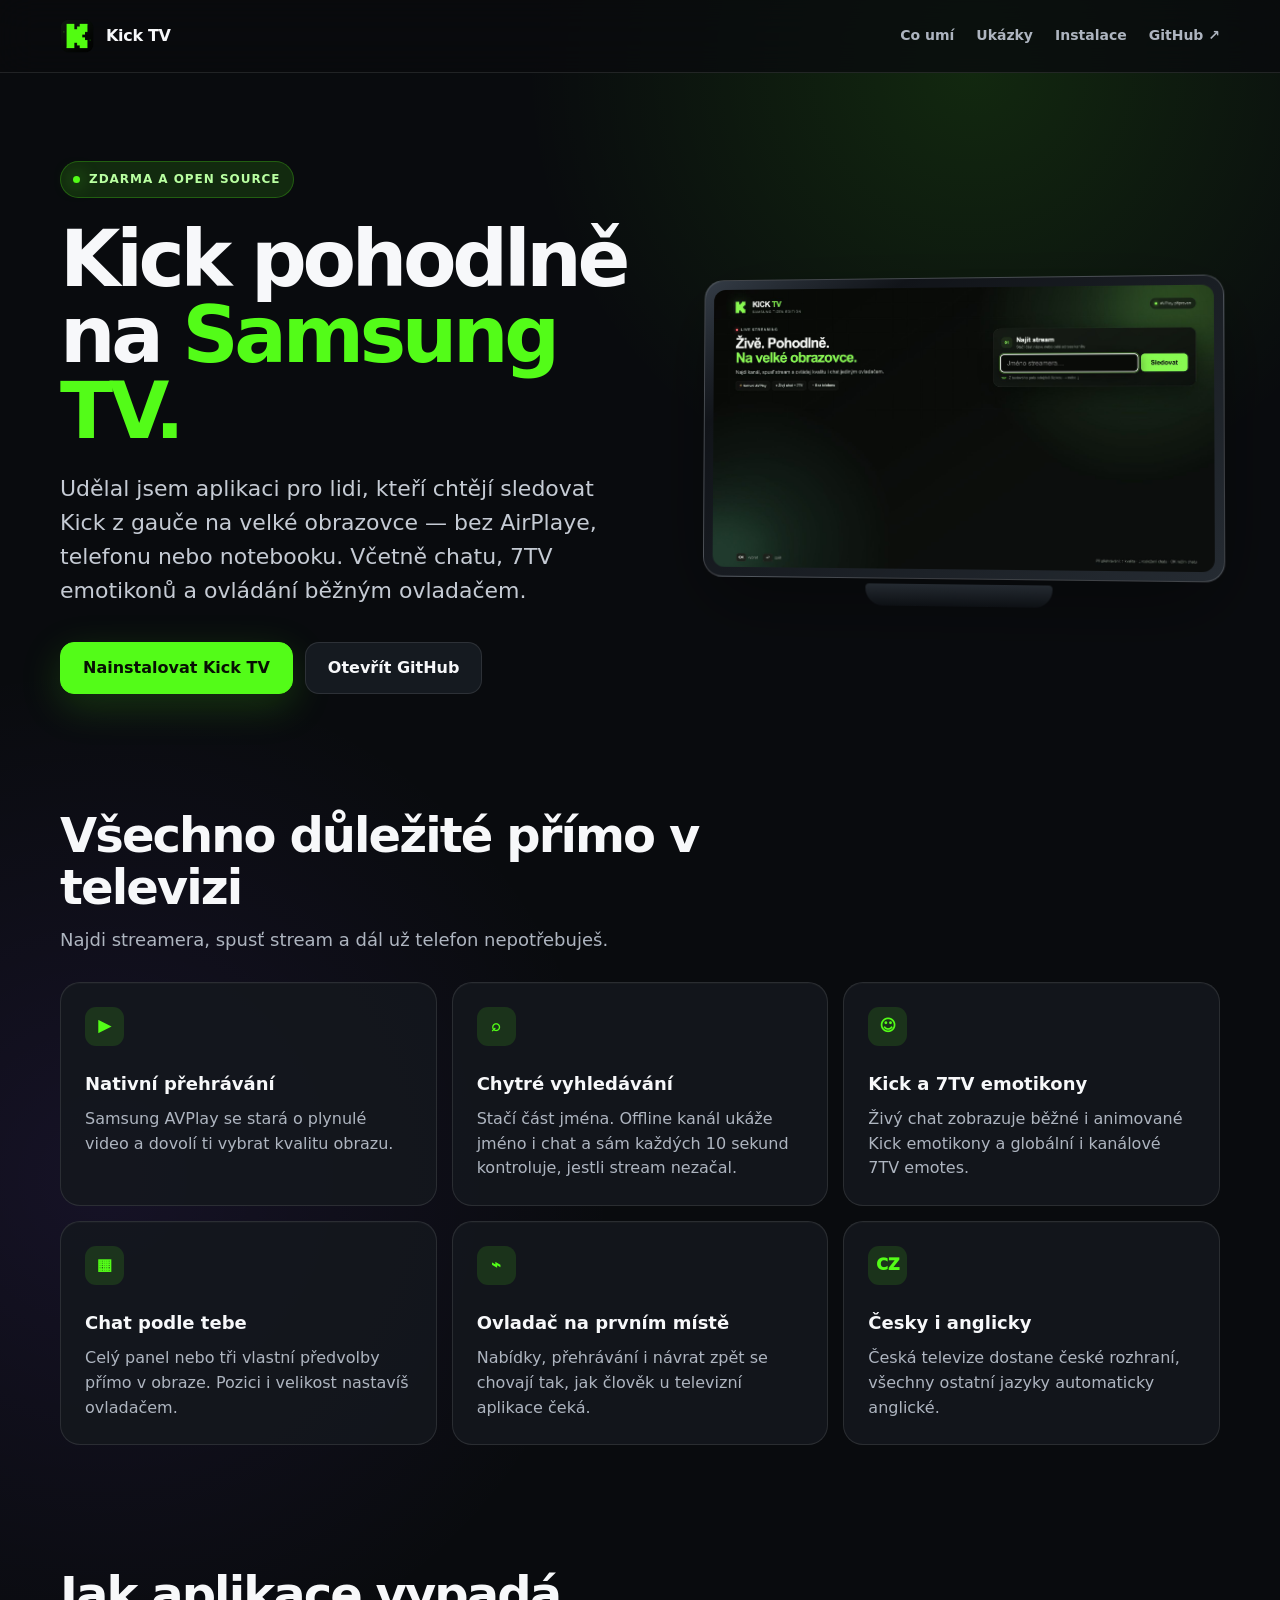
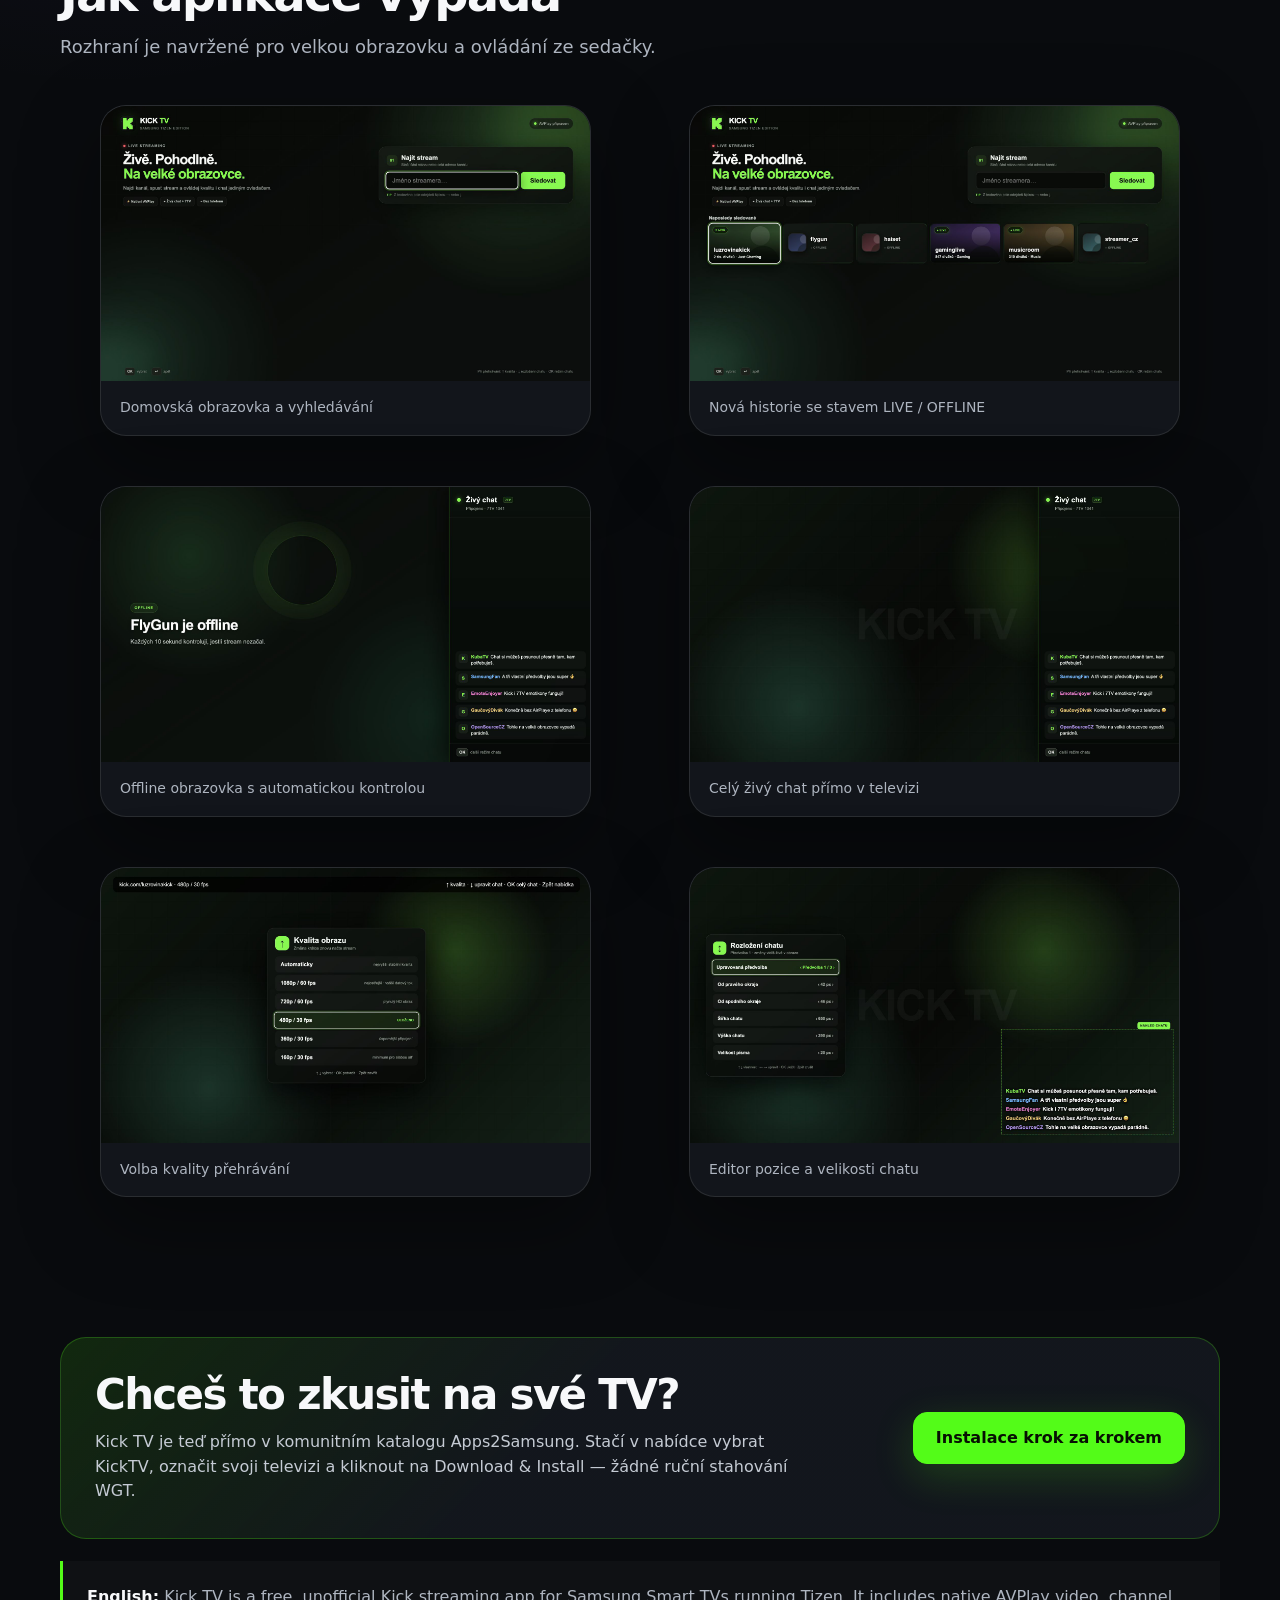
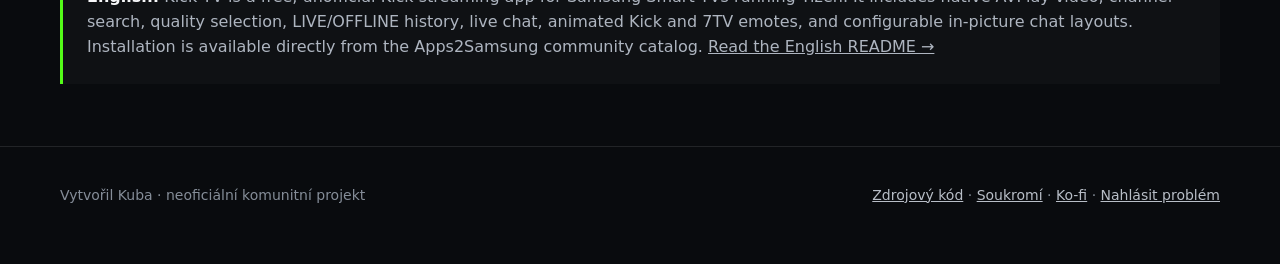
<file: docs/index.html>
<!doctype html>
<html lang="cs">
<head>
  <meta charset="utf-8">
  <meta name="viewport" content="width=device-width, initial-scale=1">
  <title>Kick TV pro Samsung Tizen – Kick streamy, chat a 7TV na televizi</title>
  <meta name="description" content="Bezplatná neoficiální Kick aplikace pro Samsung Smart TV s Tizenem. Snadná instalace přes katalog Apps2Samsung, nativní AVPlay, živý chat a animované Kick i 7TV emotikony.">
  <meta name="keywords" content="Kick TV, Samsung TV, Samsung Smart TV, Tizen, Kick aplikace, Kick streaming, 7TV, AVPlay, WGT">
  <meta name="author" content="Kuba (CoreKill)">
  <meta name="robots" content="index, follow, max-image-preview:large">
  <meta name="theme-color" content="#0b0d10">
  <link rel="canonical" href="https://corekill.github.io/kick-tv-tizen/">
  <link rel="icon" type="image/png" href="icon.png">

  <meta property="og:type" content="website">
  <meta property="og:locale" content="cs_CZ">
  <meta property="og:locale:alternate" content="en_US">
  <meta property="og:site_name" content="Kick TV for Samsung Tizen">
  <meta property="og:title" content="Kick TV – Kick pohodlně na Samsung televizi">
  <meta property="og:description" content="Streamy, vyhledávání, kvalita obrazu, živý chat a animované Kick i 7TV emotikony. Všechno ovladačem z gauče.">
  <meta property="og:url" content="https://corekill.github.io/kick-tv-tizen/">
  <meta property="og:image" content="https://corekill.github.io/kick-tv-tizen/social-preview.png">
  <meta property="og:image:width" content="1280">
  <meta property="og:image:height" content="640">
  <meta property="og:image:alt" content="Kick TV pro Samsung Tizen">

  <meta name="twitter:card" content="summary_large_image">
  <meta name="twitter:title" content="Kick TV pro Samsung Tizen">
  <meta name="twitter:description" content="Kick streamy s chatem a 7TV přímo na Samsung televizi.">
  <meta name="twitter:image" content="https://corekill.github.io/kick-tv-tizen/social-preview.png">

  <script type="application/ld+json">
  {
    "@context": "https://schema.org",
    "@type": "SoftwareApplication",
    "name": "Kick TV",
    "alternateName": "Kick TV for Samsung Tizen",
    "description": "Free unofficial Kick streaming app for Samsung Smart TVs running Tizen, with native AVPlay, live chat and animated Kick and 7TV emotes.",
    "applicationCategory": "MultimediaApplication",
    "operatingSystem": "Samsung Tizen TV 4.0+",
    "softwareVersion": "2.1.1",
    "isAccessibleForFree": true,
    "offers": {
      "@type": "Offer",
      "price": "0",
      "priceCurrency": "USD"
    },
    "author": {
      "@type": "Person",
      "name": "Kuba",
      "url": "https://github.com/corekill"
    },
    "downloadUrl": "https://github.com/corekill/kick-tv-tizen/releases/latest",
    "installUrl": "https://github.com/corekill/kick-tv-tizen/blob/main/INSTALL.md",
    "codeRepository": "https://github.com/corekill/kick-tv-tizen",
    "url": "https://corekill.github.io/kick-tv-tizen/",
    "image": "https://corekill.github.io/kick-tv-tizen/social-preview.png"
  }
  </script>

  <style>
    :root {
      color-scheme: dark;
      --bg: #090b0e;
      --surface: rgba(20, 24, 30, .86);
      --surface-strong: #151a20;
      --line: rgba(255, 255, 255, .1);
      --text: #f7f8fa;
      --muted: #aeb5c0;
      --kick: #53fc18;
      --kick-soft: rgba(83, 252, 24, .13);
      --radius: 26px;
      --shadow: 0 26px 80px rgba(0, 0, 0, .36);
    }

    * { box-sizing: border-box; }
    html { scroll-behavior: smooth; }
    body {
      margin: 0;
      min-width: 320px;
      background:
        radial-gradient(circle at 76% 2%, rgba(83, 252, 24, .12), transparent 28rem),
        radial-gradient(circle at 8% 34%, rgba(135, 82, 255, .1), transparent 32rem),
        var(--bg);
      color: var(--text);
      font-family: Inter, ui-sans-serif, system-ui, -apple-system, BlinkMacSystemFont, "Segoe UI", sans-serif;
      line-height: 1.55;
      -webkit-font-smoothing: antialiased;
    }

    a { color: inherit; }
    img { display: block; max-width: 100%; height: auto; }
    .wrap { width: min(1160px, calc(100% - 40px)); margin: 0 auto; }

    header {
      position: sticky;
      top: 0;
      z-index: 20;
      border-bottom: 1px solid var(--line);
      background: rgba(9, 11, 14, .78);
      backdrop-filter: blur(18px);
    }

    nav {
      min-height: 72px;
      display: flex;
      align-items: center;
      justify-content: space-between;
      gap: 20px;
    }

    .brand { display: inline-flex; align-items: center; gap: 12px; font-weight: 850; text-decoration: none; letter-spacing: -.02em; }
    .brand img { width: 34px; height: 34px; border-radius: 8px; }
    .nav-links { display: flex; align-items: center; gap: 22px; }
    .nav-links a { color: var(--muted); text-decoration: none; font-size: 14px; font-weight: 700; }
    .nav-links a:hover { color: var(--text); }

    .hero {
      padding: 88px 0 54px;
      display: grid;
      grid-template-columns: 1.05fr .95fr;
      align-items: center;
      gap: 62px;
    }

    .eyebrow {
      display: inline-flex;
      align-items: center;
      gap: 9px;
      padding: 8px 12px;
      border: 1px solid rgba(83, 252, 24, .25);
      border-radius: 999px;
      background: var(--kick-soft);
      color: #b9ffa1;
      font-size: 12px;
      font-weight: 850;
      letter-spacing: .08em;
      text-transform: uppercase;
    }

    .eyebrow::before { content: ""; width: 7px; height: 7px; border-radius: 50%; background: var(--kick); box-shadow: 0 0 18px var(--kick); }
    h1 { max-width: 720px; margin: 23px 0 22px; font-size: clamp(45px, 6.2vw, 78px); line-height: .98; letter-spacing: -.055em; }
    h1 span { color: var(--kick); }
    .lead { max-width: 650px; margin: 0; color: #c5cbd4; font-size: clamp(18px, 2vw, 22px); line-height: 1.55; }
    .actions { display: flex; flex-wrap: wrap; gap: 12px; margin-top: 34px; }
    .button {
      display: inline-flex;
      align-items: center;
      justify-content: center;
      min-height: 52px;
      padding: 0 22px;
      border: 1px solid var(--line);
      border-radius: 14px;
      background: var(--surface-strong);
      text-decoration: none;
      font-weight: 850;
      transition: transform .18s ease, border-color .18s ease, background .18s ease;
    }
    .button:hover { transform: translateY(-2px); border-color: rgba(255,255,255,.25); }
    .button.primary { color: #071003; border-color: var(--kick); background: var(--kick); box-shadow: 0 12px 40px rgba(83, 252, 24, .18); }

    .tv {
      position: relative;
      padding: 9px;
      border: 1px solid rgba(255,255,255,.18);
      border-radius: 20px;
      background: linear-gradient(145deg, #343c46, #111419 22%, #252b32);
      box-shadow: var(--shadow);
      transform: perspective(900px) rotateY(-4deg) rotateX(1deg);
    }
    .tv::after { content: ""; position: absolute; left: 32%; right: 32%; bottom: -28px; height: 22px; border-radius: 4px 4px 18px 18px; background: linear-gradient(#242a31, #0d1014); z-index: -1; }
    .tv img { border-radius: 12px; aspect-ratio: 16 / 9; object-fit: cover; }

    section { padding: 62px 0; }
    .section-head { max-width: 760px; margin-bottom: 28px; }
    h2 { margin: 0 0 12px; font-size: clamp(31px, 4vw, 48px); line-height: 1.08; letter-spacing: -.04em; }
    .section-head p { margin: 0; color: var(--muted); font-size: 18px; }
    .features { display: grid; grid-template-columns: repeat(3, 1fr); gap: 15px; }
    .feature { min-height: 190px; padding: 24px; border: 1px solid var(--line); border-radius: 20px; background: var(--surface); box-shadow: inset 0 1px rgba(255,255,255,.025); }
    .feature b { display: block; margin-bottom: 9px; font-size: 18px; }
    .feature p { margin: 0; color: var(--muted); }
    .feature .icon { display: grid; place-items: center; width: 39px; height: 39px; margin-bottom: 24px; border-radius: 11px; background: var(--kick-soft); color: var(--kick); font-weight: 950; }

    .gallery { display: grid; grid-template-columns: 1fr 1fr; gap: 18px; }
    .shot { overflow: hidden; border: 1px solid var(--line); border-radius: var(--radius); background: var(--surface); box-shadow: var(--shadow); }
    .shot img { width: 100%; aspect-ratio: 16 / 9; object-fit: cover; }
    .shot figcaption { padding: 16px 19px; color: var(--muted); font-size: 14px; }

    .install-card {
      display: grid;
      grid-template-columns: 1fr auto;
      gap: 30px;
      align-items: center;
      padding: 34px;
      border: 1px solid rgba(83, 252, 24, .24);
      border-radius: var(--radius);
      background: linear-gradient(135deg, rgba(83,252,24,.12), rgba(20,24,30,.92) 42%);
    }
    .install-card h2 { font-size: clamp(28px, 4vw, 42px); }
    .install-card p { max-width: 730px; margin: 0; color: #c5cbd4; }

    .english { margin-top: 22px; padding: 24px; border-left: 3px solid var(--kick); background: rgba(255,255,255,.025); color: var(--muted); }
    .english strong { color: var(--text); }
    footer { padding: 38px 0 58px; color: #858d98; font-size: 14px; border-top: 1px solid var(--line); }
    footer .wrap { display: flex; justify-content: space-between; gap: 20px; flex-wrap: wrap; }
    footer a { color: #b8bec7; }

    @media (max-width: 880px) {
      .hero { grid-template-columns: 1fr; gap: 50px; padding-top: 64px; }
      .tv { transform: none; }
      .features { grid-template-columns: 1fr 1fr; }
      .install-card { grid-template-columns: 1fr; }
    }

    @media (max-width: 620px) {
      .wrap { width: min(100% - 26px, 1160px); }
      .nav-links a:not(.github) { display: none; }
      .hero { padding-top: 52px; }
      .features, .gallery { grid-template-columns: 1fr; }
      .feature { min-height: auto; }
      .install-card { padding: 25px; }
      .button { width: 100%; }
    }
  </style>
</head>
<body>
  <header>
    <nav class="wrap" aria-label="Hlavní navigace">
      <a class="brand" href="#top"><img src="icon.png" alt=""> Kick TV</a>
      <div class="nav-links">
        <a href="#funkce">Co umí</a>
        <a href="#ukazky">Ukázky</a>
        <a href="#instalace">Instalace</a>
        <a class="github" href="https://github.com/corekill/kick-tv-tizen">GitHub ↗</a>
      </div>
    </nav>
  </header>

  <main id="top">
    <div class="wrap hero">
      <div>
        <div class="eyebrow">Zdarma a open source</div>
        <h1>Kick pohodlně na <span>Samsung TV.</span></h1>
        <p class="lead">Udělal jsem aplikaci pro lidi, kteří chtějí sledovat Kick z gauče na velké obrazovce — bez AirPlaye, telefonu nebo notebooku. Včetně chatu, 7TV emotikonů a ovládání běžným ovladačem.</p>
        <div class="actions">
          <a class="button primary" href="https://github.com/corekill/kick-tv-tizen/blob/main/INSTALL.md">Nainstalovat Kick TV</a>
          <a class="button" href="https://github.com/corekill/kick-tv-tizen">Otevřít GitHub</a>
        </div>
      </div>
      <div class="tv">
        <img src="images/home-2.2.png" width="1920" height="1080" alt="Domovská obrazovka Kick TV na Samsung Tizen">
      </div>
    </div>

    <section id="funkce">
      <div class="wrap">
        <div class="section-head">
          <h2>Všechno důležité přímo v televizi</h2>
          <p>Najdi streamera, spusť stream a dál už telefon nepotřebuješ.</p>
        </div>
        <div class="features">
          <article class="feature"><span class="icon">▶</span><b>Nativní přehrávání</b><p>Samsung AVPlay se stará o plynulé video a dovolí ti vybrat kvalitu obrazu.</p></article>
          <article class="feature"><span class="icon">⌕</span><b>Chytré vyhledávání</b><p>Stačí část jména. Offline kanál ukáže jméno i chat a sám každých 10 sekund kontroluje, jestli stream nezačal.</p></article>
          <article class="feature"><span class="icon">☺</span><b>Kick a 7TV emotikony</b><p>Živý chat zobrazuje běžné i animované Kick emotikony a globální i kanálové 7TV emotes.</p></article>
          <article class="feature"><span class="icon">▦</span><b>Chat podle tebe</b><p>Celý panel nebo tři vlastní předvolby přímo v obraze. Pozici i velikost nastavíš ovladačem.</p></article>
          <article class="feature"><span class="icon">⌁</span><b>Ovladač na prvním místě</b><p>Nabídky, přehrávání i návrat zpět se chovají tak, jak člověk u televizní aplikace čeká.</p></article>
          <article class="feature"><span class="icon">CZ</span><b>Česky i anglicky</b><p>Česká televize dostane české rozhraní, všechny ostatní jazyky automaticky anglické.</p></article>
        </div>
      </div>
    </section>

    <section id="ukazky">
      <div class="wrap">
        <div class="section-head">
          <h2>Jak aplikace vypadá</h2>
          <p>Rozhraní je navržené pro velkou obrazovku a ovládání ze sedačky.</p>
        </div>
        <div class="gallery">
          <figure class="shot"><img src="images/home-2.2.png" loading="lazy" width="1920" height="1080" alt="Vyhledávání streamerů v Kick TV"><figcaption>Domovská obrazovka a vyhledávání</figcaption></figure>
          <figure class="shot"><img src="images/history-2.2.png" loading="lazy" width="1920" height="1080" alt="Historie Kick streamerů s profilovými obrázky, stavem LIVE a OFFLINE, diváky a kategoriemi"><figcaption>Nová historie se stavem LIVE / OFFLINE</figcaption></figure>
          <figure class="shot"><img src="images/offline-2.2.png" loading="lazy" width="1920" height="1080" alt="Offline Kick streamer se jménem, automatickou kontrolou a otevřeným chatem"><figcaption>Offline obrazovka s automatickou kontrolou</figcaption></figure>
          <figure class="shot"><img src="images/chat-2.2.png" loading="lazy" width="1920" height="1080" alt="Celý živý Kick chat se 7TV emotikony"><figcaption>Celý živý chat přímo v televizi</figcaption></figure>
          <figure class="shot"><img src="images/quality-2.2.png" loading="lazy" width="1920" height="1080" alt="Nabídka pro výběr kvality Kick streamu"><figcaption>Volba kvality přehrávání</figcaption></figure>
          <figure class="shot"><img src="images/chat-editor-2.2.png" loading="lazy" width="1920" height="1080" alt="Editor pozice a velikosti Kick chatu v obraze"><figcaption>Editor pozice a velikosti chatu</figcaption></figure>
        </div>
      </div>
    </section>

    <section id="instalace">
      <div class="wrap">
        <div class="install-card">
          <div>
            <h2>Chceš to zkusit na své TV?</h2>
            <p>Kick TV je teď přímo v komunitním katalogu Apps2Samsung. Stačí v nabídce vybrat KickTV, označit svoji televizi a kliknout na Download &amp; Install — žádné ruční stahování WGT.</p>
          </div>
          <a class="button primary" href="https://github.com/corekill/kick-tv-tizen/blob/main/INSTALL.md">Instalace krok za krokem</a>
        </div>
        <div class="english" lang="en"><strong>English:</strong> Kick TV is a free, unofficial Kick streaming app for Samsung Smart TVs running Tizen. It includes native AVPlay video, channel search, quality selection, LIVE/OFFLINE history, live chat, animated Kick and 7TV emotes, and configurable in-picture chat layouts. Installation is available directly from the Apps2Samsung community catalog. <a href="https://github.com/corekill/kick-tv-tizen#english">Read the English README →</a></div>
      </div>
    </section>
  </main>

  <footer>
    <div class="wrap">
      <span>Vytvořil Kuba · neoficiální komunitní projekt</span>
      <span><a href="https://github.com/corekill/kick-tv-tizen">Zdrojový kód</a> · <a href="privacy.html">Soukromí</a> · <a href="https://ko-fi.com/corekill">Ko-fi</a> · <a href="https://github.com/corekill/kick-tv-tizen/issues">Nahlásit problém</a></span>
    </div>
  </footer>
</body>
</html>
</file>
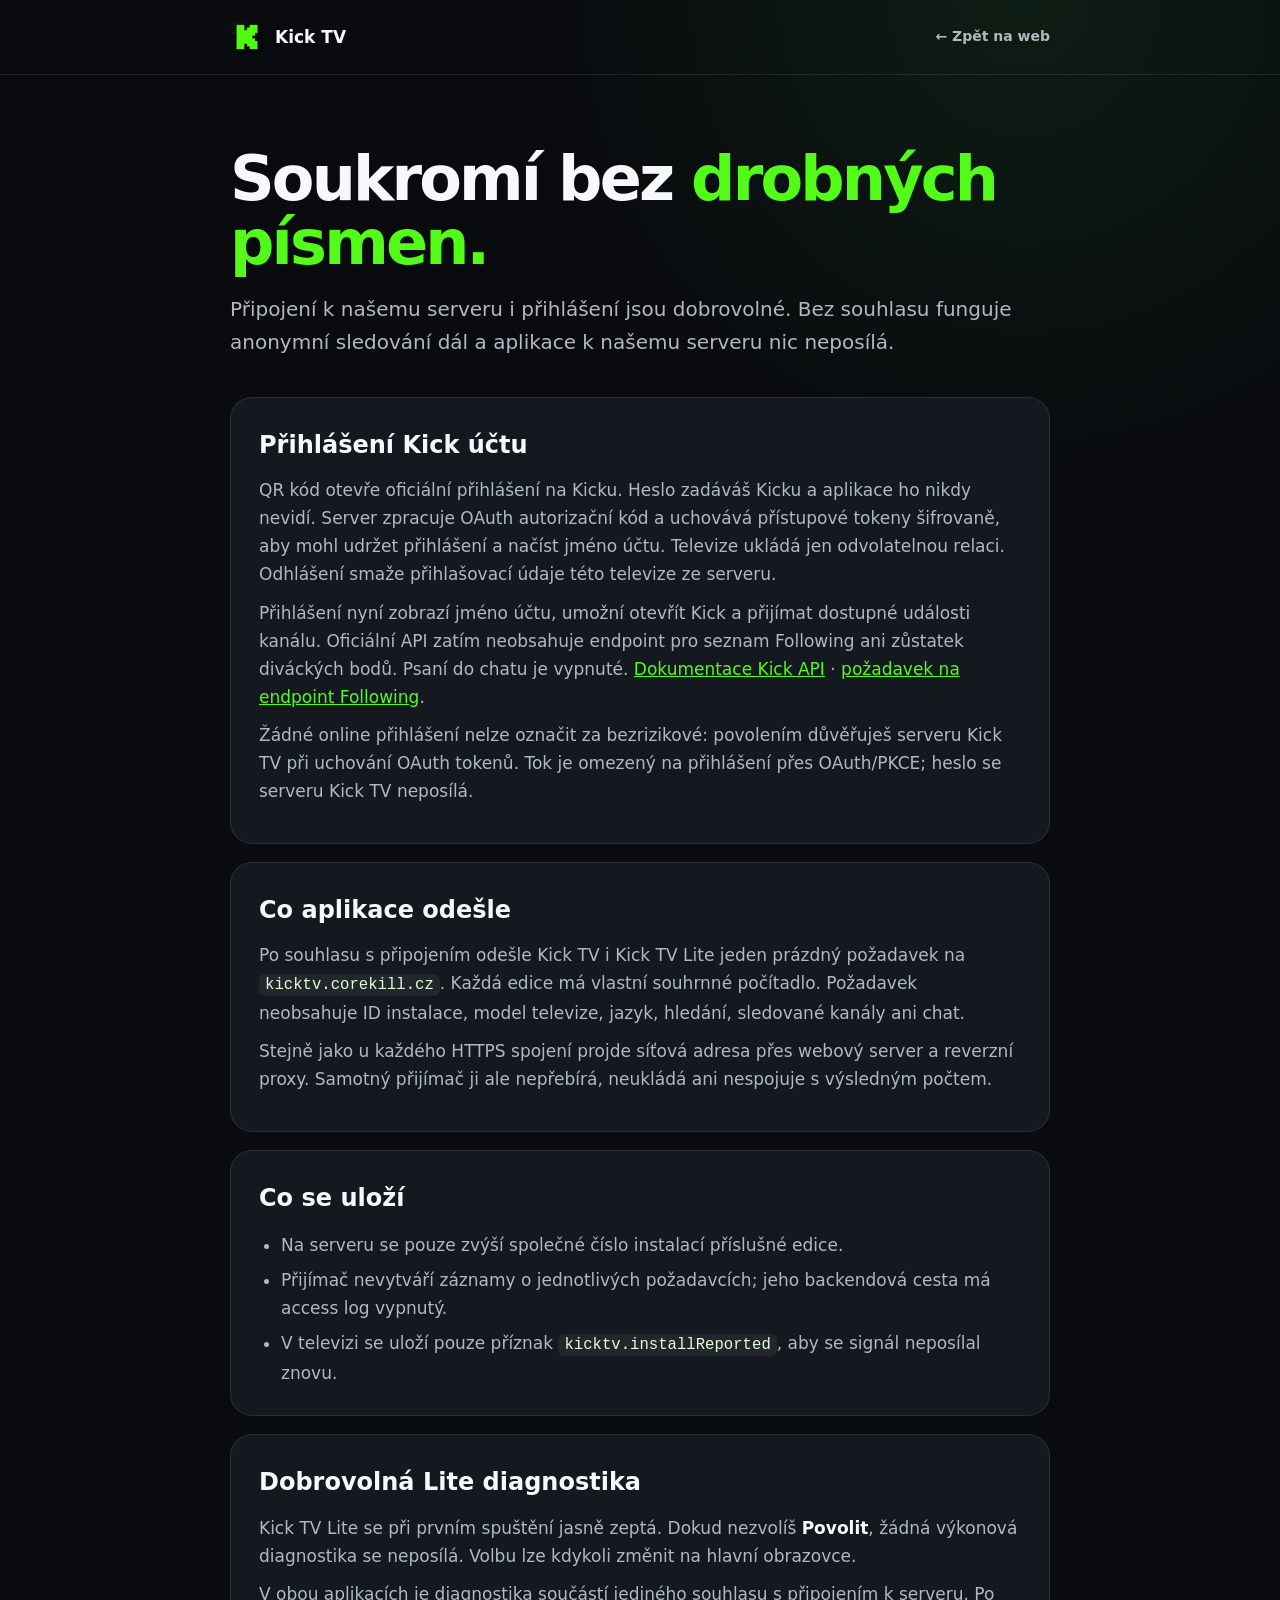
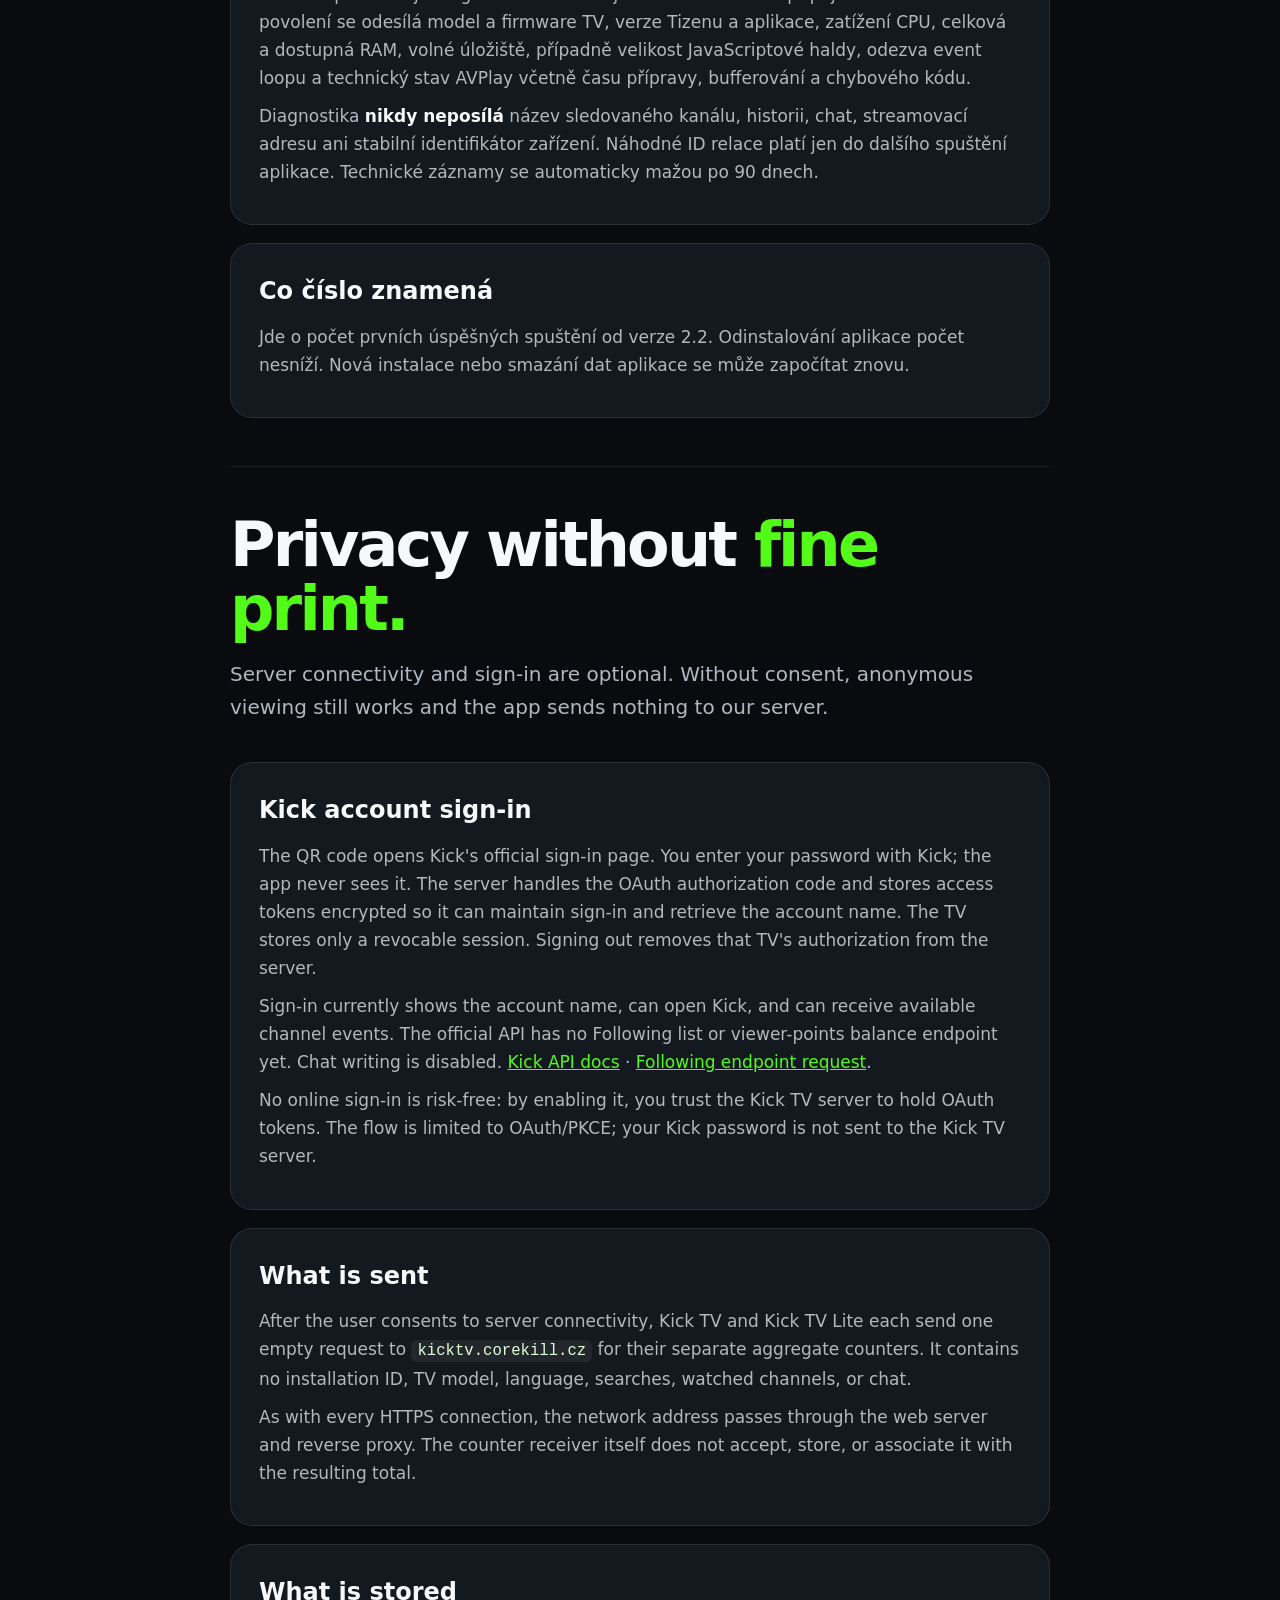
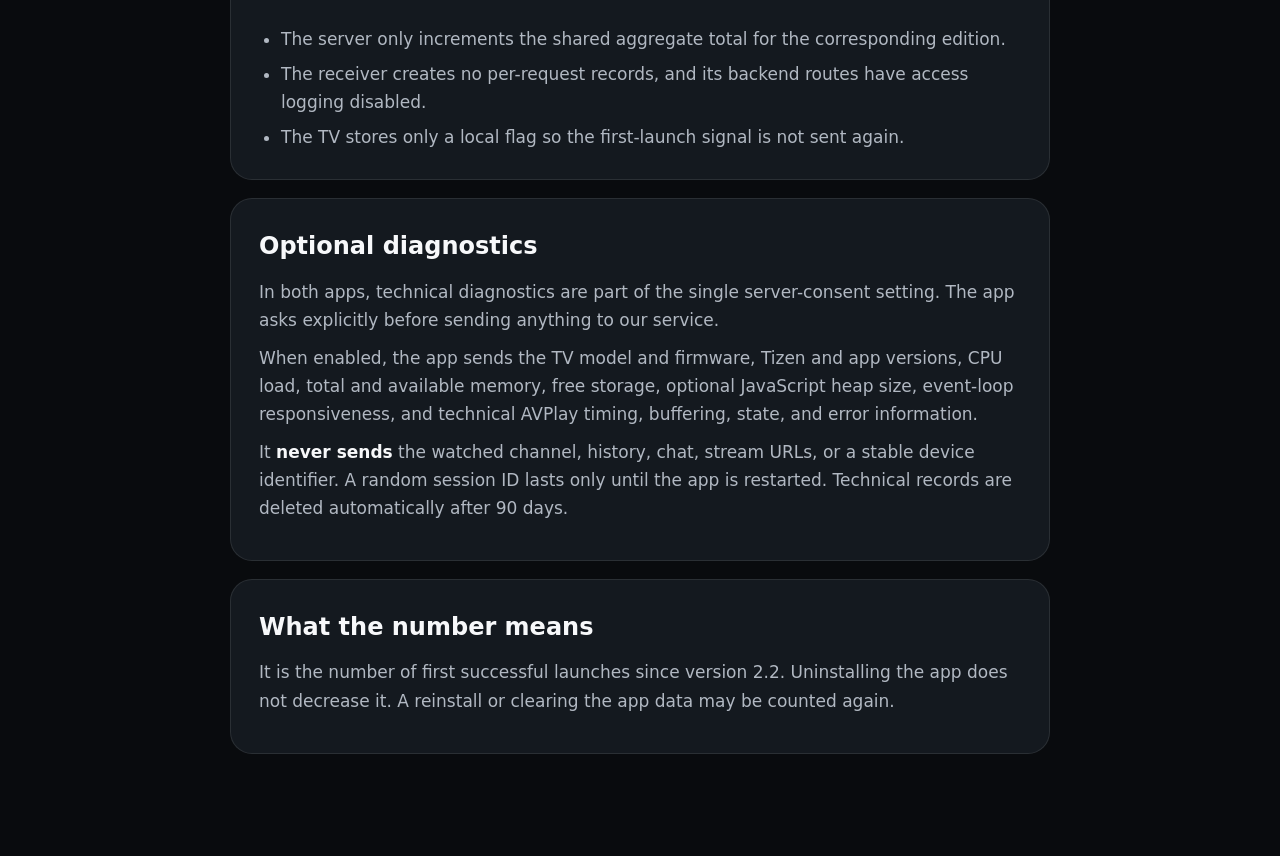
<file: docs/privacy.html>
<!doctype html>
<html lang="cs">
<head>
  <meta charset="utf-8">
  <meta name="viewport" content="width=device-width, initial-scale=1">
  <title>Soukromí, počítadlo a Lite diagnostika – Kick TV</title>
  <meta name="description" content="Jak funguje anonymní počítadlo instalací a dobrovolná technická diagnostika Kick TV Lite.">
  <meta name="robots" content="index, follow">
  <meta name="theme-color" content="#090b0e">
  <link rel="canonical" href="https://corekill.github.io/kick-tv-tizen/privacy.html">
  <link rel="icon" type="image/png" href="icon.png">
  <style>
    :root{color-scheme:dark;--bg:#090b0e;--card:#14191f;--line:#ffffff18;--text:#f7f8fa;--muted:#b1b8c2;--green:#53fc18}*{box-sizing:border-box}body{margin:0;background:radial-gradient(circle at 80% 0,#17402055,transparent 30rem),var(--bg);color:var(--text);font:17px/1.65 Inter,system-ui,-apple-system,"Segoe UI",sans-serif}.wrap{width:min(820px,calc(100% - 32px));margin:auto}header{border-bottom:1px solid var(--line)}nav{height:74px;display:flex;align-items:center;justify-content:space-between}nav a{color:inherit;text-decoration:none;font-weight:800}.brand{display:flex;align-items:center;gap:11px}.brand img{width:34px;border-radius:8px}.back{color:var(--muted);font-size:14px}main{padding:72px 0 90px}h1{margin:0 0 18px;font-size:clamp(38px,7vw,62px);line-height:1.03;letter-spacing:-.045em}h1 span{color:var(--green)}.lead{margin:0 0 38px;color:var(--muted);font-size:20px}.card{margin:18px 0;padding:28px;border:1px solid var(--line);border-radius:22px;background:var(--card)}h2{margin:0 0 11px;font-size:24px}p{margin:10px 0;color:var(--muted)}strong{color:var(--text)}ul{margin:12px 0 0;padding-left:22px;color:var(--muted)}li+li{margin-top:7px}.english{margin-top:48px;padding-top:46px;border-top:1px solid var(--line)}a{color:var(--green)}code{padding:2px 6px;border-radius:6px;background:#ffffff10;color:#dfffd4;font-size:.92em}
  </style>
</head>
<body>
  <header><nav class="wrap"><a class="brand" href="index.html"><img src="icon.png" alt="">Kick TV</a><a class="back" href="index.html">← Zpět na web</a></nav></header>
  <main class="wrap">
    <h1>Soukromí bez <span>drobných písmen.</span></h1>
    <p class="lead">Připojení k našemu serveru i přihlášení jsou dobrovolné. Bez souhlasu funguje anonymní sledování dál a aplikace k našemu serveru nic neposílá.</p>
    <section class="card">
      <h2>Přihlášení Kick účtu</h2>
      <p>QR kód otevře oficiální přihlášení na Kicku. Heslo zadáváš Kicku a aplikace ho nikdy nevidí. Server zpracuje OAuth autorizační kód a uchovává přístupové tokeny šifrovaně, aby mohl udržet přihlášení a načíst jméno účtu. Televize ukládá jen odvolatelnou relaci. Odhlášení smaže přihlašovací údaje této televize ze serveru.</p>
      <p>Přihlášení nyní zobrazí jméno účtu, umožní otevřít Kick a přijímat dostupné události kanálu. Oficiální API zatím neobsahuje endpoint pro seznam Following ani zůstatek diváckých bodů. Psaní do chatu je vypnuté. <a href="https://docs.kick.com/">Dokumentace Kick API</a> · <a href="https://github.com/KickEngineering/KickDevDocs/issues/134">požadavek na endpoint Following</a>.</p>
      <p>Žádné online přihlášení nelze označit za bezrizikové: povolením důvěřuješ serveru Kick TV při uchování OAuth tokenů. Tok je omezený na přihlášení přes OAuth/PKCE; heslo se serveru Kick TV neposílá.</p>
    </section>
    <section class="card">
      <h2>Co aplikace odešle</h2>
      <p>Po souhlasu s připojením odešle Kick TV i Kick TV Lite jeden prázdný požadavek na <code>kicktv.corekill.cz</code>. Každá edice má vlastní souhrnné počítadlo. Požadavek neobsahuje ID instalace, model televize, jazyk, hledání, sledované kanály ani chat.</p>
      <p>Stejně jako u každého HTTPS spojení projde síťová adresa přes webový server a reverzní proxy. Samotný přijímač ji ale nepřebírá, neukládá ani nespojuje s výsledným počtem.</p>
    </section>
    <section class="card">
      <h2>Co se uloží</h2>
      <ul>
        <li>Na serveru se pouze zvýší společné číslo instalací příslušné edice.</li>
        <li>Přijímač nevytváří záznamy o jednotlivých požadavcích; jeho backendová cesta má access log vypnutý.</li>
        <li>V televizi se uloží pouze příznak <code>kicktv.installReported</code>, aby se signál neposílal znovu.</li>
      </ul>
    </section>
    <section class="card">
      <h2>Dobrovolná Lite diagnostika</h2>
      <p>Kick TV Lite se při prvním spuštění jasně zeptá. Dokud nezvolíš <strong>Povolit</strong>, žádná výkonová diagnostika se neposílá. Volbu lze kdykoli změnit na hlavní obrazovce.</p>
      <p>V obou aplikacích je diagnostika součástí jediného souhlasu s připojením k serveru. Po povolení se odesílá model a firmware TV, verze Tizenu a aplikace, zatížení CPU, celková a dostupná RAM, volné úložiště, případně velikost JavaScriptové haldy, odezva event loopu a technický stav AVPlay včetně času přípravy, bufferování a chybového kódu.</p>
      <p>Diagnostika <strong>nikdy neposílá</strong> název sledovaného kanálu, historii, chat, streamovací adresu ani stabilní identifikátor zařízení. Náhodné ID relace platí jen do dalšího spuštění aplikace. Technické záznamy se automaticky mažou po 90 dnech.</p>
    </section>
    <section class="card">
      <h2>Co číslo znamená</h2>
      <p>Jde o počet prvních úspěšných spuštění od verze 2.2. Odinstalování aplikace počet nesníží. Nová instalace nebo smazání dat aplikace se může započítat znovu.</p>
    </section>
    <div class="english" id="english" lang="en">
      <h1>Privacy without <span>fine print.</span></h1>
      <p class="lead">Server connectivity and sign-in are optional. Without consent, anonymous viewing still works and the app sends nothing to our server.</p>
      <section class="card"><h2>Kick account sign-in</h2><p>The QR code opens Kick's official sign-in page. You enter your password with Kick; the app never sees it. The server handles the OAuth authorization code and stores access tokens encrypted so it can maintain sign-in and retrieve the account name. The TV stores only a revocable session. Signing out removes that TV's authorization from the server.</p><p>Sign-in currently shows the account name, can open Kick, and can receive available channel events. The official API has no Following list or viewer-points balance endpoint yet. Chat writing is disabled. <a href="https://docs.kick.com/">Kick API docs</a> · <a href="https://github.com/KickEngineering/KickDevDocs/issues/134">Following endpoint request</a>.</p><p>No online sign-in is risk-free: by enabling it, you trust the Kick TV server to hold OAuth tokens. The flow is limited to OAuth/PKCE; your Kick password is not sent to the Kick TV server.</p></section>
      <section class="card"><h2>What is sent</h2><p>After the user consents to server connectivity, Kick TV and Kick TV Lite each send one empty request to <code>kicktv.corekill.cz</code> for their separate aggregate counters. It contains no installation ID, TV model, language, searches, watched channels, or chat.</p><p>As with every HTTPS connection, the network address passes through the web server and reverse proxy. The counter receiver itself does not accept, store, or associate it with the resulting total.</p></section>
      <section class="card"><h2>What is stored</h2><ul><li>The server only increments the shared aggregate total for the corresponding edition.</li><li>The receiver creates no per-request records, and its backend routes have access logging disabled.</li><li>The TV stores only a local flag so the first-launch signal is not sent again.</li></ul></section>
      <section class="card"><h2>Optional diagnostics</h2><p>In both apps, technical diagnostics are part of the single server-consent setting. The app asks explicitly before sending anything to our service.</p><p>When enabled, the app sends the TV model and firmware, Tizen and app versions, CPU load, total and available memory, free storage, optional JavaScript heap size, event-loop responsiveness, and technical AVPlay timing, buffering, state, and error information.</p><p>It <strong>never sends</strong> the watched channel, history, chat, stream URLs, or a stable device identifier. A random session ID lasts only until the app is restarted. Technical records are deleted automatically after 90 days.</p></section>
      <section class="card"><h2>What the number means</h2><p>It is the number of first successful launches since version 2.2. Uninstalling the app does not decrease it. A reinstall or clearing the app data may be counted again.</p></section>
    </div>
  </main>
</body>
</html>
</file>
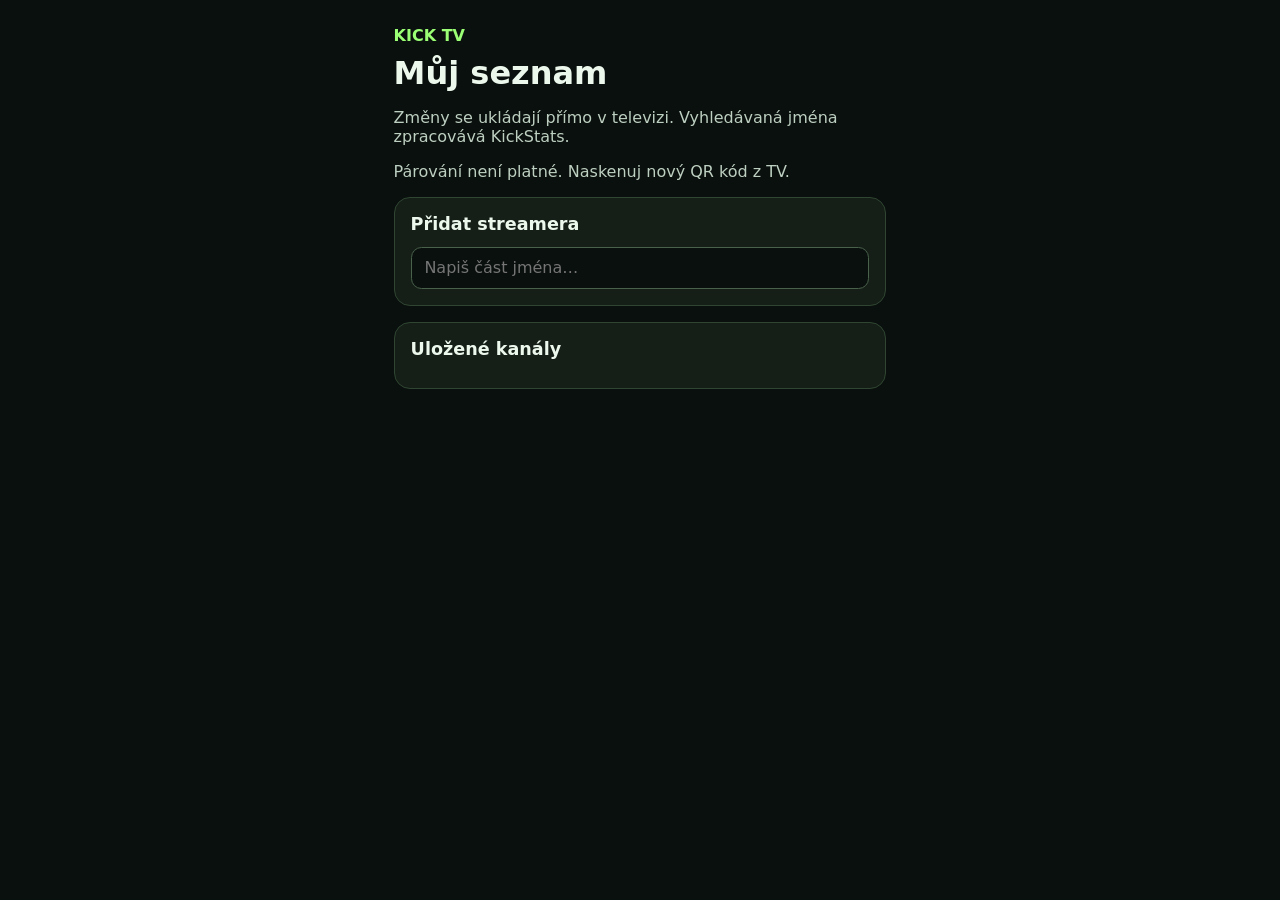
<file: kick-tv/phone-page.html>
<!doctype html>
<html lang="cs">
<meta charset="utf-8">
<meta name="viewport" content="width=device-width,initial-scale=1">
<title>Kick TV · Můj seznam</title>
<style>
*{box-sizing:border-box}body{margin:0;background:#0a100d;color:#edf8ed;font:16px system-ui}
main{max-width:34rem;margin:auto;padding:1.6rem}.mark{color:#9aff74;font-weight:900;display:inline-block}
h1{font-size:2rem;margin:.6rem 0}p{color:#bdcfc1}section{background:#151e17;border:1px solid #304632;border-radius:1rem;padding:1rem;margin:1rem 0}h2{font-size:1.1rem;margin:0 0 .8rem}
input,button{font:inherit;color:inherit;border:1px solid #49604b;border-radius:.65rem;padding:.65rem .8rem;background:#202f23}
input{width:100%;background:#0a100d}button{cursor:pointer;text-align:left}button:focus-visible,input:focus-visible{outline:2px solid #9aff74}
#results,#list{display:grid;gap:.45rem;margin-top:.7rem}#results:empty,#list:empty{display:none}.mark.twinkle{animation:twinkle .55s}
@keyframes twinkle{50%{transform:rotate(-12deg) scale(1.24);color:#ffc2df;text-shadow:0 0 13px #ff83c4}}
</style>
<main>
<span class="mark" id="mark">KICK TV</span>
<h1 id="title">Můj seznam</h1>
<p id="subtitle"></p>
<p id="status" role="status"></p>
<section><h2 id="add"></h2><input id="query" type="search" maxlength="60" autocomplete="off"><div id="results"></div></section>
<section><h2 id="saved"></h2><p id="empty" hidden></p><div id="list"></div></section>
<section id="following" hidden>
  <details>
  <summary id="followTitle"></summary><p id="followWarning"></p>
  <form id="followForm" autocomplete="off">
    <label for="followToken">Kick session_token</label>
    <input id="followToken" type="password" required minlength="16" maxlength="1902" autocomplete="off" autocapitalize="off" spellcheck="false">
    <p><label><input id="followConsent" style="width:auto" type="checkbox" required><span id="followConsentText"></span></label></p>
    <button id="followSend" type="submit"></button>
    <p id="followStatus" role="status"></p>
  </form>
  </details>
</section>
</main>
<script>
(function(){
  var fragment=location.hash.slice(1).split('.'),token=fragment[0],turkish=fragment[1]==='tr',cs=fragment[1]!=='en'&&!turkish,timer,revision=0,busy=false,channels=[];
  var t=cs?{title:'Můj seznam',subtitle:'Změny se ukládají přímo v televizi. Vyhledávaná jména zpracovává KickStats.',add:'Přidat streamera',saved:'Uložené kanály',hint:'Napiš část jména…',empty:'Seznam je zatím prázdný.',wait:'Připojuji se k TV…',search:'Hledám…',none:'Žádné nové odpovídající kanály.',offline:'Nepodařilo se spojit s TV. Ověř Wi-Fi a otevřené párování.',expired:'Párování není platné. Naskenuj nový QR kód z TV.',failed:'Požadavek se nezdařil. Zkus to znovu.',full:'Seznam pojme nejvýš 50 kanálů.',remove:'Odebrat'}:{title:'My list',subtitle:'Changes are saved directly on the TV. Search terms are processed by KickStats.',add:'Add a streamer',saved:'Saved channels',hint:'Enter part of a name…',empty:'Your list is empty.',wait:'Connecting to the TV…',search:'Searching…',none:'No new matching channels.',offline:'Could not reach your TV. Check Wi-Fi and keep pairing open.',expired:'Pairing is invalid. Scan a new QR code from the TV.',failed:'Request failed. Try again.',full:'The list can hold up to 50 channels.',remove:'Remove'};
  if(turkish)t={title:'Listem',subtitle:'Değişiklikler doğrudan TV’ye kaydedilir. Aramalar KickStats üzerinden yapılır.',add:'Yayıncı ekle',saved:'Kayıtlı kanallar',hint:'Adının bir kısmını yaz…',empty:'Listede henüz kanal yok.',wait:'TV’ye bağlanılıyor…',search:'Aranıyor…',none:'Eşleşen yeni kanal bulunamadı.',offline:'TV’ye ulaşılamadı. Aynı ağa bağlan ve TV’de eşleştirmeyi açık tut.',expired:'Eşleştirme geçersiz. TV’deki yeni QR kodunu tara.',failed:'İstek başarısız oldu. Tekrar dene.',full:'Listeye en fazla 50 kanal eklenebilir.',remove:'Kaldır'};
  function id(name){return document.getElementById(name);}
  var query=id('query'),results=id('results'),list=id('list'),status=id('status');
  document.documentElement.lang=turkish?'tr':cs?'cs':'en';document.title='Kick TV · '+t.title;
  ['title','subtitle','add','saved','empty'].forEach(function(key){id(key).textContent=t[key];});
  query.placeholder=t.hint;query.setAttribute('aria-label',t.hint);query.disabled=true;
  function request(path,data){
    var headers={Authorization:'Bearer '+token},opts={headers:headers,cache:'no-store'};
    if(data){headers['Content-Type']='application/json';opts.method='POST';opts.body=JSON.stringify(data);}
    return fetch(path,opts).catch(function(){throw Error(t.offline);}).then(function(r){
      if(r.status===403)throw Error(t.expired);
      if(path==='/api/following/session'&&r.status===400)throw Error(cs?'Neplatný formát relace. Vlož jen hodnotu cookie session_token.':turkish?'Oturum biçimi geçersiz. Yalnızca session_token çerezinin değerini yapıştır.':'Invalid session format. Paste only the session_token cookie value.');
      if(path==='/api/following/session'&&r.status===503)throw Error(cs?'TV nemohla relaci bezpečně uložit.':turkish?'TV oturumu güvenli şekilde kaydedemedi.':'The TV could not securely store the session.');
      if(r.status===409)throw Error(t.full);
      if(!r.ok)throw Error(t.failed);
      return r.json();
    });
  }
  function button(box,label,action){var b=document.createElement('button');b.type='button';b.textContent=label;b.onclick=action;box.appendChild(b);return b;}
  function draw(value){
    channels=value.channels;list.textContent='';id('empty').hidden=channels.length>0;
    channels.forEach(function(name){button(list,'×  '+name,function(){change('remove',name);}).setAttribute('aria-label',t.remove+' '+name);});
  }
  function change(action,name){
    if(busy)return;busy=true;revision++;clearTimeout(timer);status.textContent='';
    request('/api/list',{action:action,channel:name}).then(function(value){
      draw(value);if(action==='add'){query.value='';results.textContent='';query.focus();}
    }).catch(function(error){status.textContent=error.message;}).then(function(){busy=false;});
  }
  query.oninput=function(){
    var q=query.value.trim(),seq=++revision;clearTimeout(timer);results.textContent='';status.textContent='';
    if(q.length<2)return;
    timer=setTimeout(function(){
      status.textContent=t.search;request('/api/search?q='+encodeURIComponent(q)).then(function(value){
        if(seq!==revision)return;status.textContent='';
        value.channels.filter(function(item){return channels.indexOf(item.slug)<0;}).forEach(function(item){button(results,'+  '+item.name,function(){change('add',item.slug);});});
        if(!results.children.length)status.textContent=t.none;
      }).catch(function(error){if(seq===revision)status.textContent=error.message;});
    },330);
  };
  var taps=0,last=0,mark=id('mark');mark.onclick=function(){var now=Date.now();taps=now-last<550?taps+1:1;last=now;if(taps===5){taps=0;mark.classList.add('twinkle');setTimeout(function(){mark.classList.remove('twinkle');},600);}};
  if(!/^[a-f0-9]{32}$/.test(token)){status.textContent=t.expired;return;}
  if(fragment[2]==='follow'){
    var f=cs?['Sledované · experiment','Relace dává plný přístup k účtu Kick. Přenos do TV používá nešifrované místní HTTP. Pokračuj jen na důvěryhodné síti. TV použije relaci pouze k načtení Sledovaných přímo z Kicku.','Rozumím a souhlasím','Předat relaci do TV','Relace předána. Výsledek synchronizace najdeš v nastavení TV.']:turkish?['Takip edilenler · deneysel','Oturum anahtarı Kick hesabına tam erişim sağlar. TV’ye şifrelenmemiş yerel HTTP üzerinden gönderilir. Yalnızca güvendiğin bir ağda devam et. TV anahtarı sadece takip edilen kanalları doğrudan Kick’ten almak için kullanır.','Anladım ve kabul ediyorum','Oturumu TV’ye gönder','Oturum gönderildi. Sonucu TV ayarlarında görebilirsin.']:['Following · experimental','The session grants full access to your Kick account. It is sent to your TV over unencrypted local HTTP. Continue only on a trusted network. The TV uses it only to load Following directly from Kick.','I understand and accept','Send session to TV','Session sent. Check the TV settings for the sync result.'];
    var followStatus=id('followStatus');
    id('following').hidden=false;
    id('followTitle').textContent=cs?'Experimentální funkce':turkish?'Deneysel özellikler':'Experimental features';
    id('followWarning').textContent=f[1];
    id('followConsentText').textContent=' '+f[2];id('followSend').textContent=f[3];
    id('followForm').onsubmit=function(event){
      event.preventDefault();if(busy||!id('followConsent').checked)return;
      var input=id('followToken'),credential=input.value.trim();input.value='';id('followConsent').checked=false;
      busy=true;id('followSend').disabled=true;followStatus.textContent=t.wait;
      request('/api/following/session',{token:credential}).then(function(){followStatus.textContent=f[4];}).catch(function(error){followStatus.textContent=error.message;}).then(function(){busy=false;id('followSend').disabled=false;});
    };
  }
  status.textContent=t.wait;request('/api/list').then(function(value){draw(value);status.textContent='';query.disabled=false;}).catch(function(error){status.textContent=error.message;});
})();
</script>
</html>
</file>
